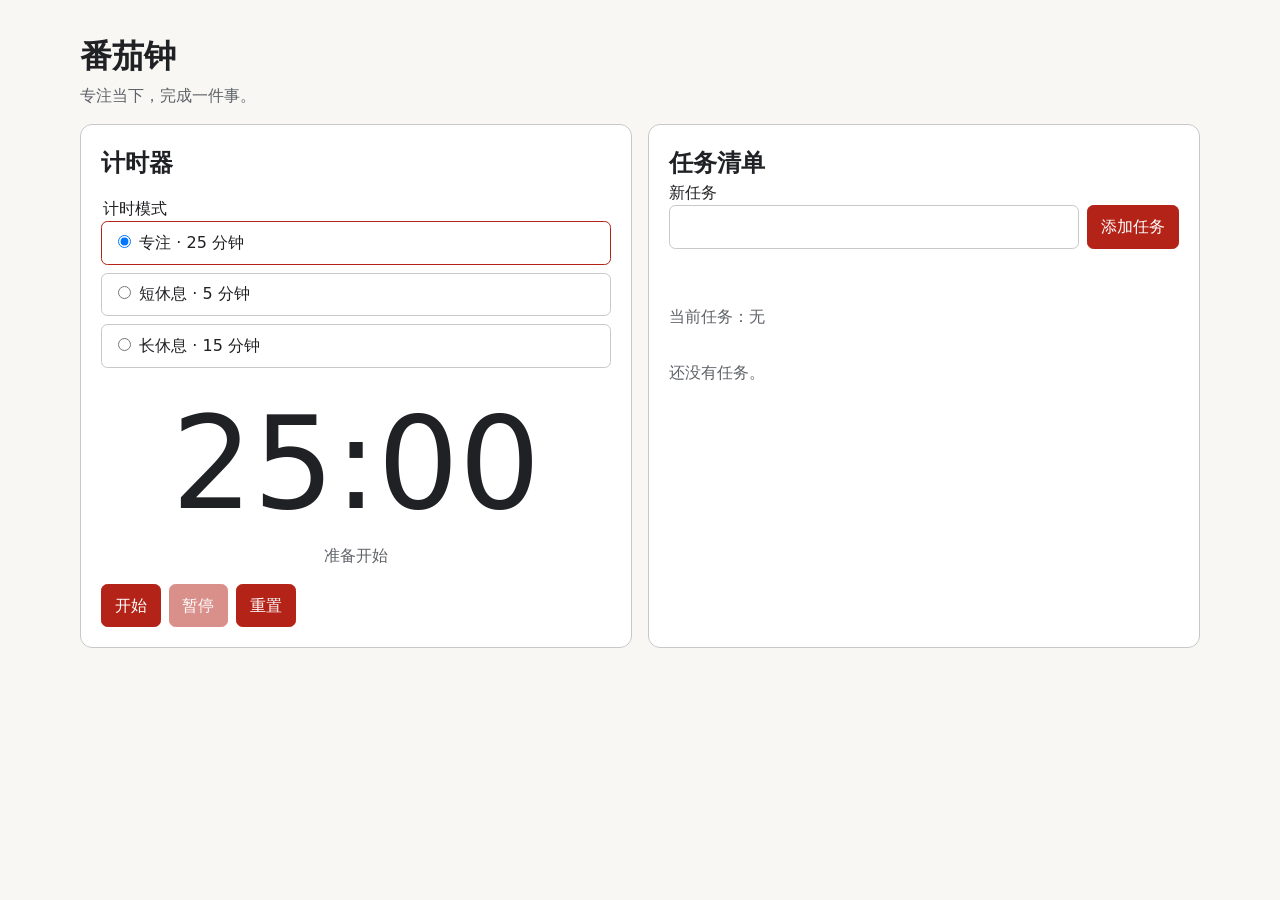
<file: experiments/pomodoro-v4-cross-domain/control/index.html>
<!doctype html>
<html lang="zh-CN">
<head>
  <meta charset="utf-8">
  <meta name="viewport" content="width=device-width, initial-scale=1">
  <title>番茄钟</title>
  <link rel="stylesheet" href="styles.css">
  <script src="app.js" defer></script>
</head>
<body>
  <a class="skip-link" href="#main">跳到主要内容</a>
  <header class="site-header"><h1>番茄钟</h1><p>专注当下，完成一件事。</p></header>
  <main id="main" class="layout" tabindex="-1">
    <section class="timer-card" aria-labelledby="timer-title">
      <h2 id="timer-title">计时器</h2>
      <fieldset class="mode-picker">
        <legend>计时模式</legend>
        <label><input type="radio" name="mode" value="focus" checked> 专注 · 25 分钟</label>
        <label><input type="radio" name="mode" value="short"> 短休息 · 5 分钟</label>
        <label><input type="radio" name="mode" value="long"> 长休息 · 15 分钟</label>
      </fieldset>
      <p id="timer-display" class="timer-display" aria-live="off">25:00</p>
      <p id="timer-status" class="timer-status" aria-live="polite">准备开始</p>
      <div class="timer-actions">
        <button id="start-button" type="button">开始</button>
        <button id="pause-button" type="button" disabled>暂停</button>
        <button id="reset-button" type="button">重置</button>
      </div>
    </section>

    <section class="tasks-card" aria-labelledby="tasks-title">
      <h2 id="tasks-title">任务清单</h2>
      <form id="task-form">
        <label for="task-title">新任务</label>
        <div class="task-entry"><input id="task-title" name="title" type="text" required maxlength="160" autocomplete="off"><button type="submit">添加任务</button></div>
        <p id="task-error" class="form-message" role="alert"></p>
      </form>
      <p id="current-task" class="current-task">当前任务：无</p>
      <ul id="task-list" class="task-list" aria-label="任务"></ul>
      <p id="empty-tasks" class="empty-state">还没有任务。</p>
    </section>
  </main>

  <dialog id="delete-dialog" aria-labelledby="delete-title">
    <form method="dialog">
      <h2 id="delete-title">删除任务？</h2>
      <p id="delete-description">此操作无法撤销。</p>
      <div class="dialog-actions">
        <button value="cancel">取消</button>
        <button id="confirm-delete" value="confirm">确认删除</button>
      </div>
    </form>
  </dialog>
</body>
</html>
</file>
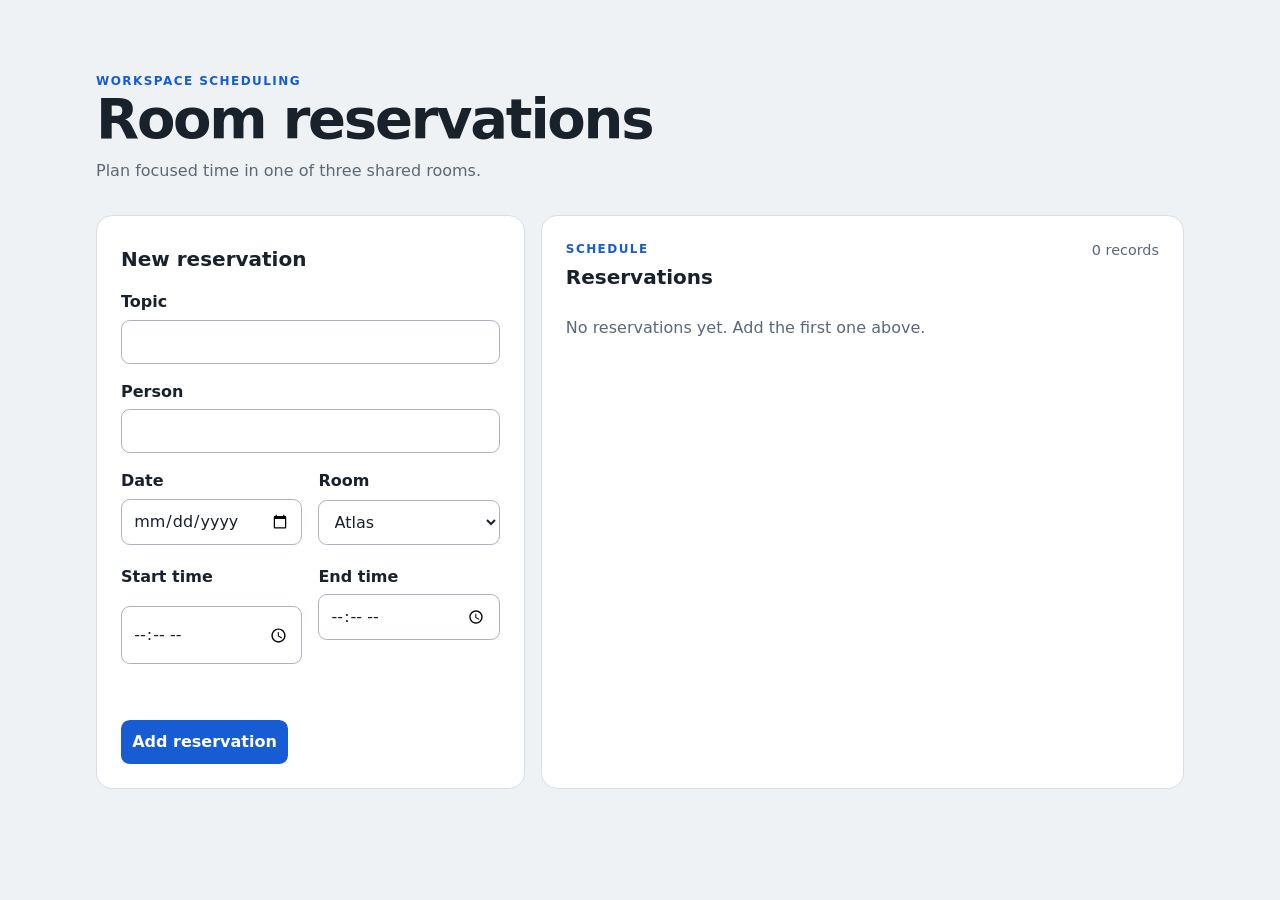
<file: experiments/room-v4-change-delta/control/index.html>
<!doctype html>
<html lang="en">
<head>
  <meta charset="utf-8">
  <meta name="viewport" content="width=device-width, initial-scale=1">
  <title>Room reservations</title>
  <link rel="stylesheet" href="styles.css">
</head>
<body>
  <a class="skip-link" href="#main">Skip to main content</a>
  <header class="site-header">
    <p class="eyebrow">Workspace scheduling</p>
    <h1>Room reservations</h1>
    <p>Plan focused time in one of three shared rooms.</p>
  </header>
  <main id="main" tabindex="-1">
    <section class="panel" aria-labelledby="form-heading">
      <h2 id="form-heading">New reservation</h2>
      <form id="reservation-form">
        <input type="hidden" id="reservation-id">
        <div class="field"><label for="topic">Topic</label><input id="topic" name="topic" required maxlength="120" autocomplete="off"></div>
        <div class="field"><label for="person">Person</label><input id="person" name="person" required maxlength="80" autocomplete="name"></div>
        <div class="form-grid">
          <div class="field"><label for="date">Date</label><input id="date" name="date" type="date" required></div>
          <div class="field"><label for="room">Room</label><select id="room" name="room" required><option value="Atlas">Atlas</option><option value="Cedar">Cedar</option><option value="Juniper">Juniper</option></select></div>
          <div class="field"><label for="start">Start time</label><input id="start" name="start" type="time" required></div>
          <div class="field"><label for="end">End time</label><input id="end" name="end" type="time" required><small id="time-error" class="error" role="alert"></small></div>
        </div>
        <p id="form-message" class="message" role="status" aria-live="polite"></p>
        <div class="actions"><button type="submit" id="save-button">Add reservation</button><button type="button" id="reset-button" class="secondary" hidden>Cancel edit</button></div>
      </form>
    </section>
    <section class="panel" aria-labelledby="list-heading">
      <div class="section-heading"><div><p class="eyebrow">Schedule</p><h2 id="list-heading">Reservations</h2></div><span id="count" class="count"></span></div>
      <p id="empty-state" class="empty">No reservations yet. Add the first one above.</p>
      <ul id="reservation-list" class="reservation-list"></ul>
    </section>
  </main>
  <dialog id="cancel-dialog" aria-labelledby="cancel-title">
    <form method="dialog" class="dialog-card"><h2 id="cancel-title">Cancel reservation?</h2><p id="cancel-copy"></p><div class="actions"><button value="cancel" class="secondary">Keep reservation</button><button value="confirm" id="confirm-cancel" class="danger">Cancel reservation</button></div></form>
  </dialog>
  <script src="app.js"></script>
</body>
</html>
</file>
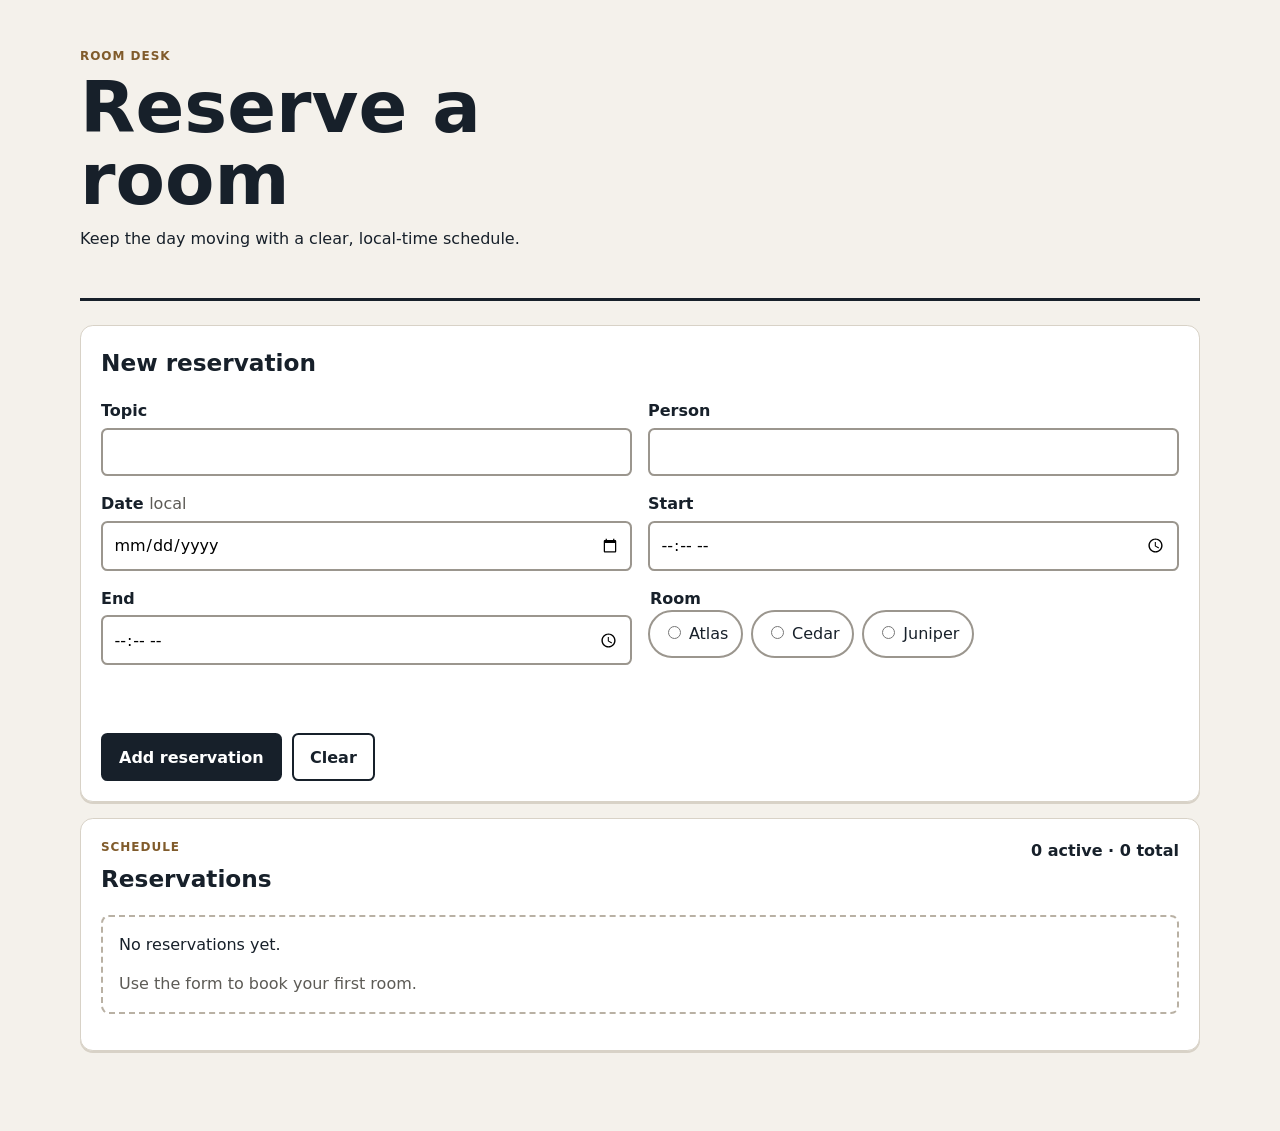
<file: experiments/room-v4-change-delta/treatment/index.html>
<!doctype html>
<html lang="en">
<head>
  <meta charset="utf-8">
  <meta name="viewport" content="width=device-width, initial-scale=1">
  <title>Room reservations</title>
  <link rel="stylesheet" href="styles.css">
</head>
<body>
  <a class="skip-link" href="#main">Skip to main content</a>
  <header class="site-header"><p class="eyebrow">ROOM DESK</p><h1>Reserve a room</h1><p>Keep the day moving with a clear, local-time schedule.</p></header>
  <main id="main" tabindex="-1">
    <section class="panel" aria-labelledby="form-title">
      <h2 id="form-title">New reservation</h2>
      <form id="booking-form" novalidate>
        <input type="hidden" id="booking-id" name="booking-id">
        <div class="fields">
          <div class="field"><label for="topic">Topic</label><input id="topic" name="topic" maxlength="120" required></div>
          <div class="field"><label for="person">Person</label><input id="person" name="person" maxlength="80" required></div>
          <div class="field"><label for="date">Date <span class="hint">local</span></label><input id="date" name="date" type="date" required></div>
          <div class="field"><label for="start">Start</label><input id="start" name="start" type="time" required></div>
          <div class="field"><label for="end">End</label><input id="end" name="end" type="time" required aria-describedby="end-error"><p class="error" id="end-error" aria-live="polite"></p></div>
          <fieldset class="field rooms"><legend>Room</legend><div class="room-options"><label><input type="radio" name="room" value="Atlas" required> Atlas</label><label><input type="radio" name="room" value="Cedar"> Cedar</label><label><input type="radio" name="room" value="Juniper"> Juniper</label></div></fieldset>
        </div>
        <p class="error" id="form-error" role="alert"></p>
        <div class="form-actions"><button type="submit" id="save-button">Add reservation</button><button type="button" class="secondary" id="reset-button">Clear</button></div>
      </form>
    </section>
    <section class="panel" aria-labelledby="list-title">
      <div class="section-heading"><div><p class="eyebrow">SCHEDULE</p><h2 id="list-title">Reservations</h2></div><span id="count" class="count"></span></div>
      <div id="empty" class="empty"><p>No reservations yet.</p><p>Use the form to book your first room.</p></div>
      <ul id="booking-list" class="booking-list"></ul>
    </section>
  </main>
  <dialog id="cancel-dialog" aria-labelledby="dialog-title"><h2 id="dialog-title">Cancel reservation?</h2><p id="dialog-copy"></p><div class="form-actions"><button id="confirm-cancel" type="button">Cancel reservation</button><button id="dismiss-cancel" class="secondary" type="button">Keep reservation</button></div></dialog>
  <div id="status" class="visually-hidden" aria-live="polite"></div>
  <script src="app.js" defer></script>
</body>
</html>
</file>
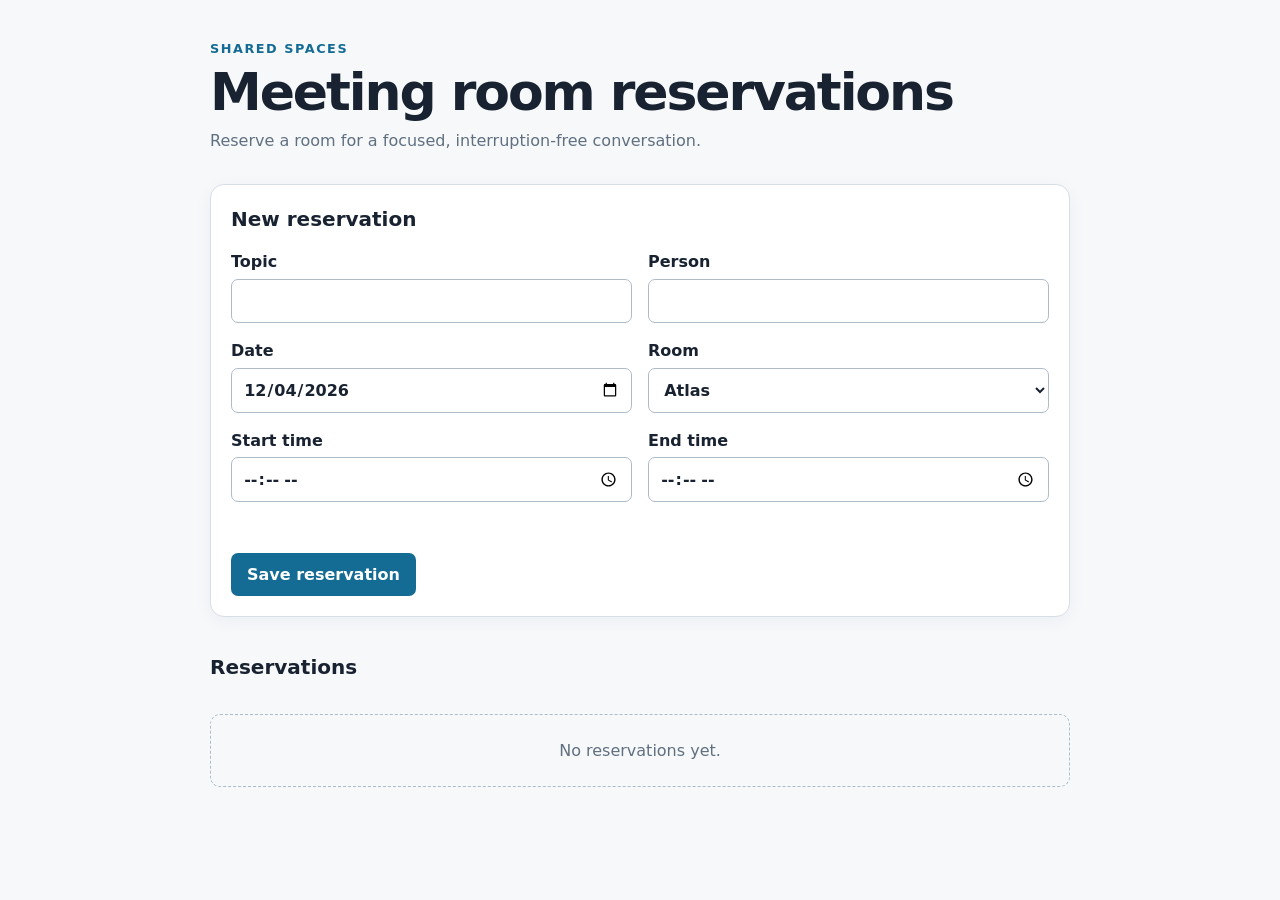
<file: experiments/room-v4-direct-repro/control/index.html>
<!doctype html>
<html lang="en">
<head>
  <meta charset="utf-8">
  <meta name="viewport" content="width=device-width, initial-scale=1">
  <title>Meeting room reservations</title>
  <link rel="stylesheet" href="styles.css">
</head>
<body>
  <main class="shell">
    <header>
      <p class="eyebrow">Shared spaces</p>
      <h1>Meeting room reservations</h1>
      <p class="intro">Reserve a room for a focused, interruption-free conversation.</p>
    </header>

    <section class="panel" aria-labelledby="form-title">
      <h2 id="form-title">New reservation</h2>
      <form id="reservation-form" novalidate>
        <input type="hidden" id="reservation-id">
        <div class="form-grid">
          <label>Topic <input id="topic" name="topic" required maxlength="120" autocomplete="off"></label>
          <label>Person <input id="person" name="person" required maxlength="80" autocomplete="name"></label>
          <label>Date <input id="date" name="date" type="date" required></label>
          <label>Room <select id="room" name="room" required></select></label>
          <label>Start time <input id="start" name="start" type="time" required></label>
          <label>End time <input id="end" name="end" type="time" required></label>
        </div>
        <p id="form-error" class="error" role="alert"></p>
        <div class="actions">
          <button type="submit" id="save-button">Save reservation</button>
          <button type="button" id="clear-button" class="secondary" hidden>Cancel edit</button>
        </div>
      </form>
    </section>

    <section aria-labelledby="list-title">
      <div class="list-heading"><h2 id="list-title">Reservations</h2><span id="count" class="count"></span></div>
      <p id="empty-state" class="empty">No reservations yet.</p>
      <div id="reservation-list" class="reservation-list" aria-live="polite"></div>
    </section>
  </main>

  <dialog id="cancel-dialog" aria-labelledby="dialog-title">
    <h2 id="dialog-title">Cancel reservation?</h2>
    <p>This reservation will remain visible as cancelled and its time will become available.</p>
    <div class="actions"><button type="button" id="confirm-cancel">Confirm cancellation</button><button type="button" id="dismiss-cancel" class="secondary">Keep reservation</button></div>
  </dialog>
  <script src="app.js"></script>
</body>
</html>
</file>
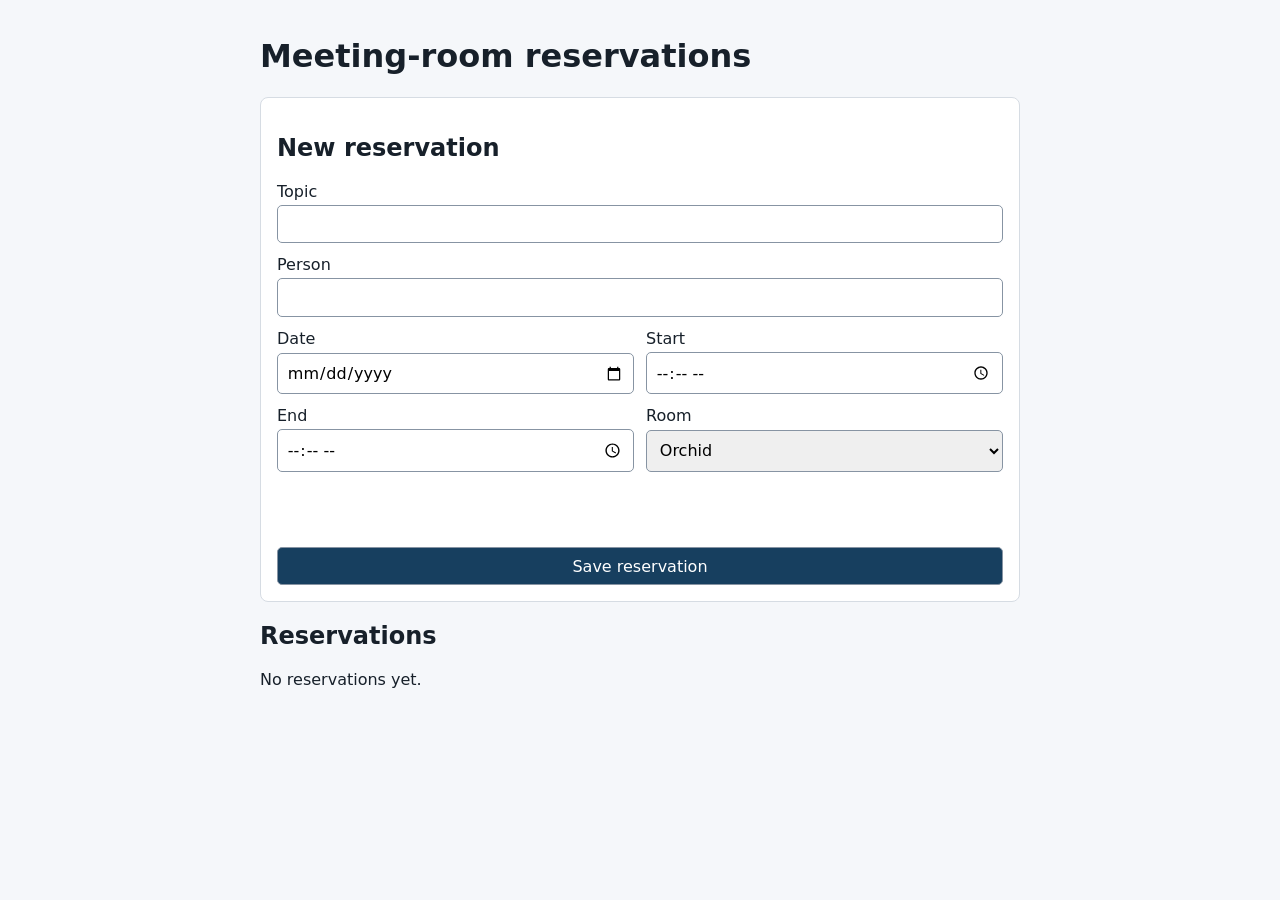
<file: experiments/room-v4-direct-repro/treatment/index.html>
<!doctype html>
<html lang="en">
<head>
  <meta charset="utf-8"><meta name="viewport" content="width=device-width,initial-scale=1">
  <title>Meeting-room reservations</title><link rel="stylesheet" href="styles.css">
</head>
<body>
  <main>
    <h1>Meeting-room reservations</h1>
    <section class="panel" aria-labelledby="form-title">
      <h2 id="form-title">New reservation</h2>
      <form id="booking-form">
        <input type="hidden" id="edit-id">
        <label>Topic <input id="topic" required maxlength="120"></label>
        <label>Person <input id="person" required maxlength="80"></label>
        <label>Date <input id="date" type="date" required></label>
        <label>Start <input id="start" type="time" required></label>
        <label>End <input id="end" type="time" required aria-describedby="time-error"></label>
        <label>Room <select id="room" required></select></label>
        <p id="time-error" class="error" role="alert"></p>
        <button type="submit">Save reservation</button><button type="button" id="cancel-edit" hidden>Cancel edit</button>
      </form>
    </section>
    <section aria-labelledby="list-title"><h2 id="list-title">Reservations</h2><div id="list" aria-live="polite"></div></section>
  </main>
  <dialog id="confirm"><form method="dialog"><p>Cancel this reservation?</p><button value="no">Keep</button><button value="yes">Confirm cancellation</button></form></dialog>
  <script src="app.js"></script>
</body>
</html>
</file>
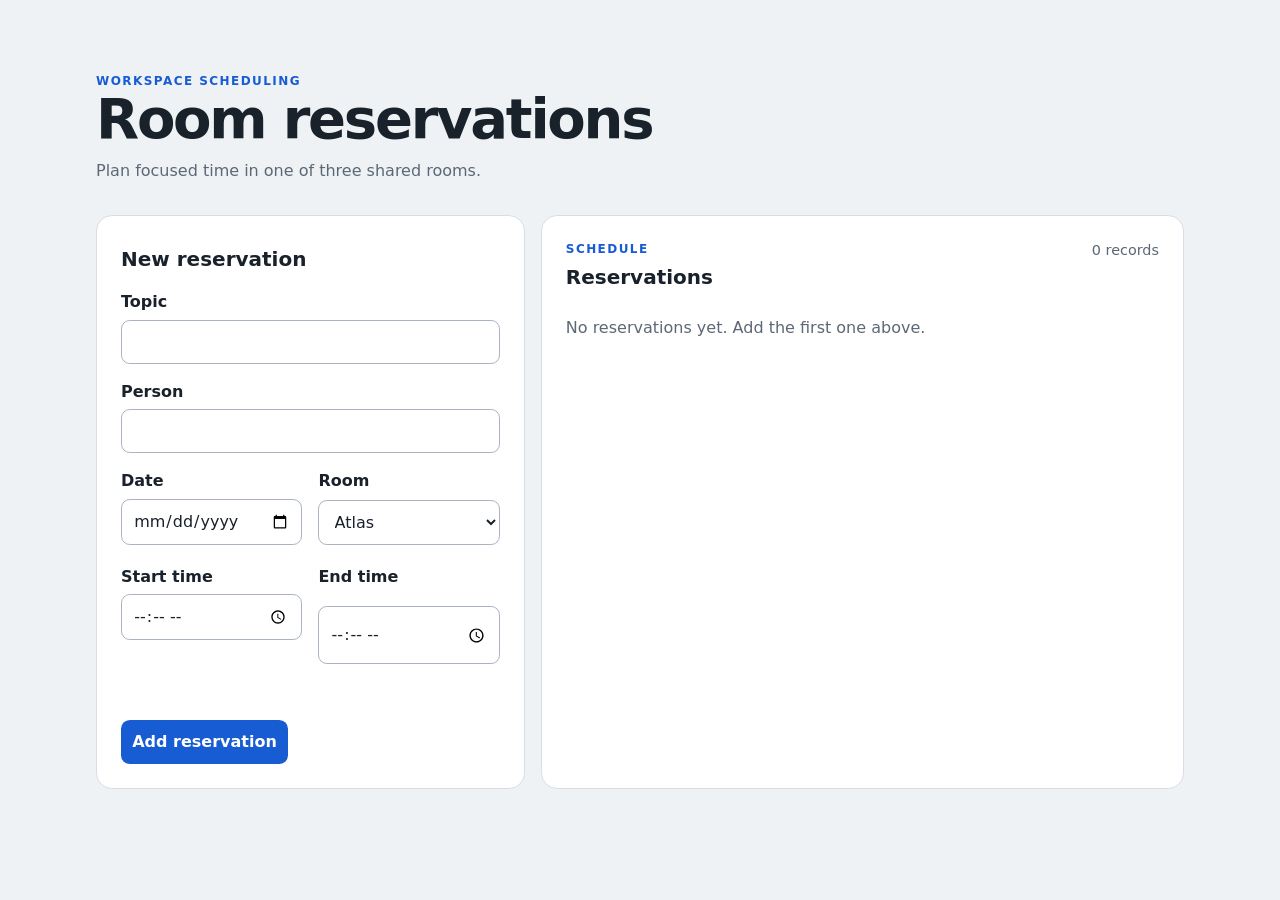
<file: experiments/room-v4-independent-ab/control/index.html>
<!doctype html>
<html lang="en">
<head>
  <meta charset="utf-8">
  <meta name="viewport" content="width=device-width, initial-scale=1">
  <title>Room reservations</title>
  <link rel="stylesheet" href="styles.css">
</head>
<body>
  <a class="skip-link" href="#main">Skip to main content</a>
  <header class="site-header">
    <p class="eyebrow">Workspace scheduling</p>
    <h1>Room reservations</h1>
    <p>Plan focused time in one of three shared rooms.</p>
  </header>
  <main id="main" tabindex="-1">
    <section class="panel" aria-labelledby="form-heading">
      <h2 id="form-heading">New reservation</h2>
      <form id="reservation-form">
        <input type="hidden" id="reservation-id">
        <div class="field"><label for="topic">Topic</label><input id="topic" name="topic" required maxlength="120" autocomplete="off"></div>
        <div class="field"><label for="person">Person</label><input id="person" name="person" required maxlength="80" autocomplete="name"></div>
        <div class="form-grid">
          <div class="field"><label for="date">Date</label><input id="date" name="date" type="date" required></div>
          <div class="field"><label for="room">Room</label><select id="room" name="room" required><option value="Atlas">Atlas</option><option value="Cedar">Cedar</option><option value="Juniper">Juniper</option></select></div>
          <div class="field"><label for="start">Start time</label><input id="start" name="start" type="time" required><small id="time-error" class="error" role="alert"></small></div>
          <div class="field"><label for="end">End time</label><input id="end" name="end" type="time" required></div>
        </div>
        <p id="form-message" class="message" role="status" aria-live="polite"></p>
        <div class="actions"><button type="submit" id="save-button">Add reservation</button><button type="button" id="reset-button" class="secondary" hidden>Cancel edit</button></div>
      </form>
    </section>
    <section class="panel" aria-labelledby="list-heading">
      <div class="section-heading"><div><p class="eyebrow">Schedule</p><h2 id="list-heading">Reservations</h2></div><span id="count" class="count"></span></div>
      <p id="empty-state" class="empty">No reservations yet. Add the first one above.</p>
      <ul id="reservation-list" class="reservation-list"></ul>
    </section>
  </main>
  <dialog id="cancel-dialog" aria-labelledby="cancel-title">
    <form method="dialog" class="dialog-card"><h2 id="cancel-title">Cancel reservation?</h2><p id="cancel-copy"></p><div class="actions"><button value="cancel" class="secondary">Keep reservation</button><button value="confirm" id="confirm-cancel" class="danger">Cancel reservation</button></div></form>
  </dialog>
  <script src="app.js"></script>
</body>
</html>
</file>
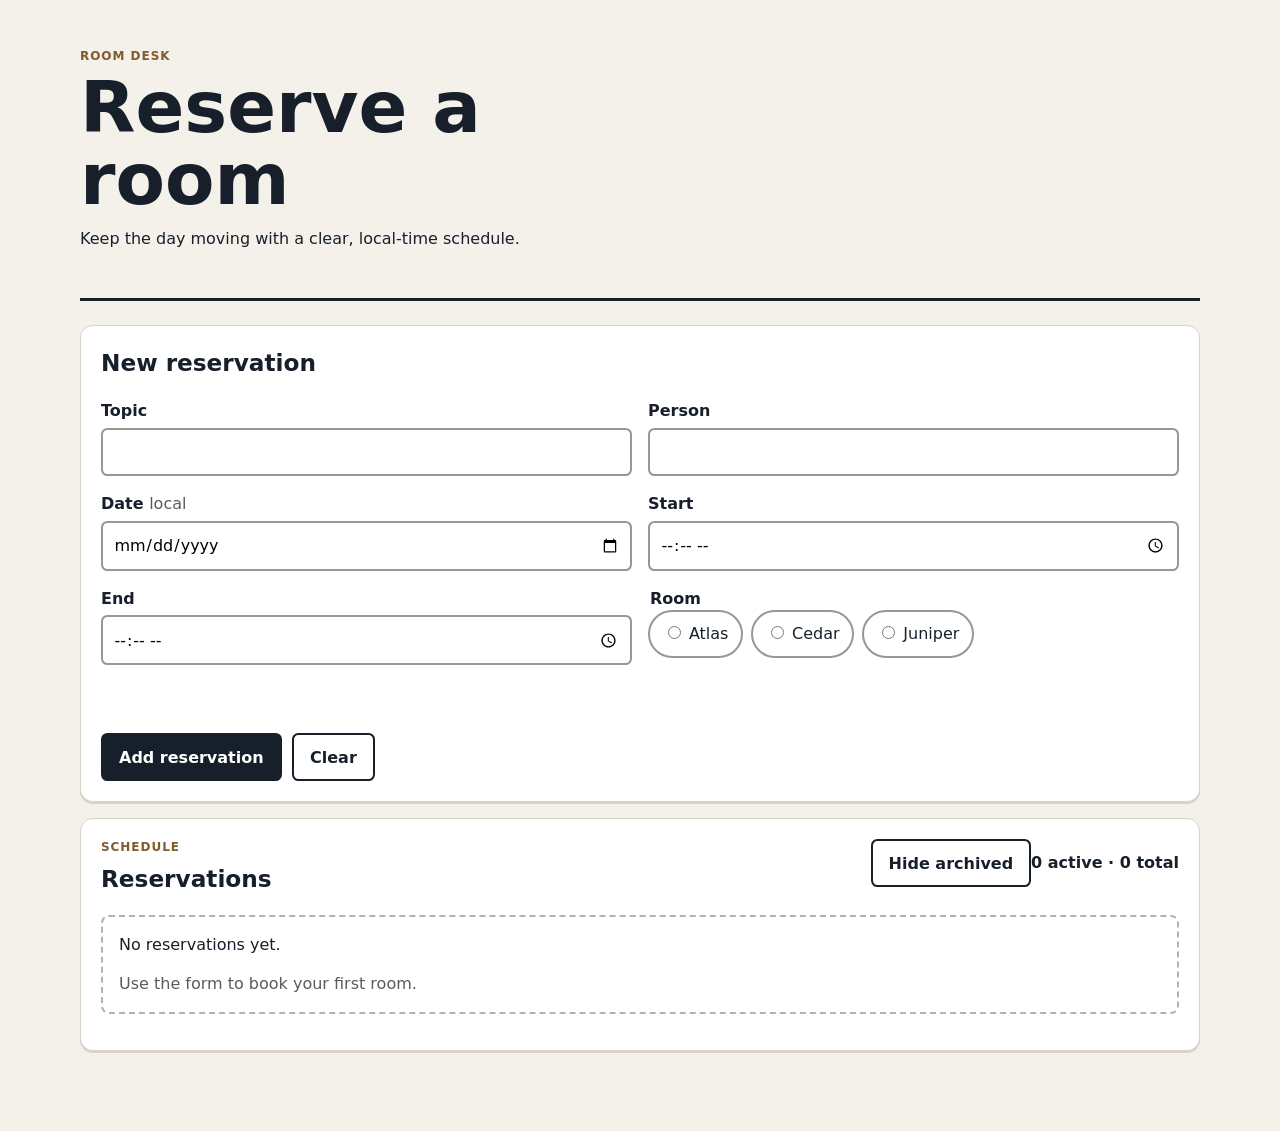
<file: experiments/room-v4-revise-delta/treatment/index.html>
<!doctype html>
<html lang="en">
<head>
  <meta charset="utf-8">
  <meta name="viewport" content="width=device-width, initial-scale=1">
  <title>Room reservations</title>
  <link rel="stylesheet" href="styles.css">
</head>
<body>
  <a class="skip-link" href="#main">Skip to main content</a>
  <header class="site-header"><p class="eyebrow">ROOM DESK</p><h1>Reserve a room</h1><p>Keep the day moving with a clear, local-time schedule.</p></header>
  <main id="main" tabindex="-1">
    <section class="panel" aria-labelledby="form-title">
      <h2 id="form-title">New reservation</h2>
      <form id="booking-form" novalidate>
        <input type="hidden" id="booking-id" name="booking-id">
        <div class="fields">
          <div class="field"><label for="topic">Topic</label><input id="topic" name="topic" maxlength="120" required></div>
          <div class="field"><label for="person">Person</label><input id="person" name="person" maxlength="80" required></div>
          <div class="field"><label for="date">Date <span class="hint">local</span></label><input id="date" name="date" type="date" required></div>
          <div class="field"><label for="start">Start</label><input id="start" name="start" type="time" required></div>
          <div class="field"><label for="end">End</label><input id="end" name="end" type="time" required aria-describedby="end-error"><p class="error" id="end-error" aria-live="polite"></p></div>
          <fieldset class="field rooms"><legend>Room</legend><div class="room-options"><label><input type="radio" name="room" value="Atlas" required> Atlas</label><label><input type="radio" name="room" value="Cedar"> Cedar</label><label><input type="radio" name="room" value="Juniper"> Juniper</label></div></fieldset>
        </div>
        <p class="error" id="form-error" role="alert"></p>
        <div class="form-actions"><button type="submit" id="save-button">Add reservation</button><button type="button" class="secondary" id="reset-button">Clear</button></div>
      </form>
    </section>
    <section class="panel" aria-labelledby="list-title">
      <div class="section-heading"><div><p class="eyebrow">SCHEDULE</p><h2 id="list-title">Reservations</h2></div><div><button type="button" class="secondary" id="archive-toggle" aria-pressed="true">Hide archived</button><span id="count" class="count"></span></div></div>
      <div id="empty" class="empty"><p>No reservations yet.</p><p>Use the form to book your first room.</p></div>
      <ul id="booking-list" class="booking-list"></ul>
    </section>
  </main>
  <dialog id="cancel-dialog" aria-labelledby="dialog-title"><h2 id="dialog-title">Cancel reservation?</h2><p id="dialog-copy"></p><div class="form-actions"><button id="confirm-cancel" type="button">Cancel reservation</button><button id="dismiss-cancel" class="secondary" type="button">Keep reservation</button></div></dialog>
  <div id="status" class="visually-hidden" aria-live="polite"></div>
  <script src="app.js" defer></script>
</body>
</html>
</file>
<file: experiments/pomodoro-v4-cross-domain/control/styles.css>
:root { color-scheme: light dark; --accent: #b42318; --bg: #f8f7f4; --panel: #fff; --text: #202124; --muted: #5f6368; --line: #c8c8c8; font-family: system-ui, sans-serif; }
* { box-sizing: border-box; }
body { margin: 0; background: var(--bg); color: var(--text); line-height: 1.5; }
.site-header, .layout { width: min(100% - 2rem, 70rem); margin-inline: auto; }
.site-header { padding: 2rem 0 1rem; }
.site-header h1, h2 { margin: 0; }
.site-header p { color: var(--muted); margin: .25rem 0 0; }
.layout { display: grid; grid-template-columns: minmax(0, 1fr) minmax(0, 1fr); gap: 1rem; padding-bottom: 2rem; }
.timer-card, .tasks-card { background: var(--panel); border: 1px solid var(--line); border-radius: .75rem; padding: 1.25rem; }
.mode-picker { border: 0; display: grid; gap: .5rem; margin: 1rem 0; padding: 0; }
.mode-picker label { border: 1px solid var(--line); border-radius: .4rem; padding: .55rem .7rem; }
.mode-picker label:has(input:checked) { border-color: var(--accent); }
.timer-display { font-variant-numeric: tabular-nums; font-size: clamp(4rem, 18vw, 8rem); line-height: 1; margin: 2rem 0 .5rem; text-align: center; }
.timer-status, .current-task, .empty-state { color: var(--muted); }
.timer-status { min-height: 1.5em; text-align: center; }
.timer-actions, .dialog-actions, .task-entry { display: flex; flex-wrap: wrap; gap: .5rem; }
button, input { font: inherit; }
button { border: 1px solid var(--accent); border-radius: .4rem; background: var(--accent); color: #fff; cursor: pointer; padding: .55rem .8rem; }
button:disabled { cursor: not-allowed; opacity: .5; }
button[value="cancel"] { background: transparent; color: var(--text); border-color: var(--line); }
input[type="text"] { border: 1px solid var(--line); border-radius: .4rem; min-width: 0; padding: .55rem; }
.task-entry input { flex: 1 1 12rem; }
.task-list { display: grid; gap: .65rem; list-style: none; margin: 1rem 0 0; padding: 0; }
.task-item { align-items: center; border-bottom: 1px solid var(--line); display: grid; gap: .5rem; grid-template-columns: auto 1fr auto; padding: .5rem 0; }
.task-item.completed .task-name { color: var(--muted); text-decoration: line-through; }
.task-name { overflow-wrap: anywhere; }
.task-controls { display: flex; flex-wrap: wrap; gap: .35rem; }
.task-controls button { background: transparent; color: var(--accent); padding: .3rem .5rem; }
.task-controls .current { background: var(--accent); color: #fff; }
.form-message { color: var(--accent); min-height: 1.5em; }
.skip-link { position: absolute; left: .5rem; top: .5rem; transform: translateY(-200%); }
.skip-link:focus { transform: translateY(0); }
dialog { border: 1px solid var(--line); border-radius: .6rem; color: var(--text); background: var(--panel); max-width: calc(100% - 2rem); }
dialog::backdrop { background: rgb(0 0 0 / .55); }
:where(button, input, a):focus-visible { outline: 3px solid var(--accent); outline-offset: 2px; }
@media (prefers-color-scheme: dark) { :root { --bg: #181818; --panel: #242424; --text: #f1f1f1; --muted: #c0c0c0; --line: #666; } }
@media (max-width: 42rem) { .layout { grid-template-columns: 1fr; } .site-header { padding-top: 1.25rem; } .timer-actions button { flex: 1; } }
</file>
<file: experiments/room-v4-change-delta/control/styles.css>
:root { color-scheme: light; --ink:#19212b; --muted:#5c6875; --line:#d8dee6; --surface:#fff; --soft:#f3f6f8; --accent:#175cd3; --danger:#b42318; --cancelled:#697586; font: 100%/1.5 system-ui,sans-serif; }
* { box-sizing: border-box; }
body { margin:0; color:var(--ink); background:#eef2f5; }
.site-header, main { width:min(100% - 2rem, 68rem); margin-inline:auto; }
.site-header { padding:clamp(2rem,6vw,4.5rem) 0 2rem; }
h1,h2,p { margin-block:0; } h1 { font-size:clamp(2rem,6vw,3.5rem); line-height:1.05; letter-spacing:-.04em; } h2 { font-size:1.25rem; }
.site-header p:last-child { color:var(--muted); margin-top:.65rem; }
.eyebrow { color:var(--accent); font-size:.75rem; font-weight:700; letter-spacing:.12em; text-transform:uppercase; }
main { display:grid; grid-template-columns:minmax(15rem, .8fr) minmax(20rem, 1.2fr); gap:1rem; padding-bottom:4rem; }
.panel { background:var(--surface); border:1px solid var(--line); border-radius:1rem; padding:clamp(1rem,3vw,1.5rem); }
.panel h2 { margin-top:.25rem; } .field { display:grid; gap:.35rem; margin-top:1rem; } label { font-weight:650; }
input,select,button { font:inherit; min-block-size:2.75rem; border:1px solid #aab4c0; border-radius:.55rem; padding:.55rem .7rem; color:inherit; background:var(--surface); }
input:focus-visible,select:focus-visible,button:focus-visible,a:focus-visible { outline:3px solid #7aa7f8; outline-offset:2px; }
.form-grid { display:grid; grid-template-columns:1fr 1fr; gap:.25rem 1rem; } .error { min-height:1.4em; color:var(--danger); }
.actions { display:flex; flex-wrap:wrap; gap:.6rem; margin-top:1.2rem; } button { border:0; background:var(--accent); color:white; cursor:pointer; font-weight:700; } button.secondary { background:var(--soft); color:var(--ink); border:1px solid var(--line); } button.danger { background:var(--danger); }
.message { min-height:1.5em; margin-top:.8rem; color:var(--danger); } .section-heading { display:flex; justify-content:space-between; gap:1rem; align-items:start; } .count { color:var(--muted); font-size:.9rem; }
.empty { color:var(--muted); margin-top:1.5rem; } .reservation-list { list-style:none; padding:0; margin:1rem 0 0; display:grid; gap:.75rem; }
.reservation { border:1px solid var(--line); border-left:.35rem solid var(--accent); border-radius:.7rem; padding:1rem; } .reservation.cancelled { border-left-color:var(--cancelled); opacity:.78; } .reservation h3 { font-size:1.05rem; margin:0; overflow-wrap:anywhere; } .meta { color:var(--muted); margin:.35rem 0; overflow-wrap:anywhere; } .status { font-size:.75rem; font-weight:700; letter-spacing:.08em; text-transform:uppercase; } .cancelled .status { color:var(--cancelled); } .record-actions { margin-top:.75rem; } .record-actions button { min-block-size:2.35rem; padding:.4rem .65rem; font-size:.9rem; }
.skip-link { position:absolute; left:1rem; top:.5rem; transform:translateY(-150%); background:var(--ink); color:#fff; padding:.5rem; } .skip-link:focus { transform:none; }
dialog { border:0; border-radius:1rem; padding:0; max-width:min(92vw,28rem); color:var(--ink); } dialog::backdrop { background:#142033aa; } .dialog-card { padding:1.4rem; } .dialog-card p { margin-top:.6rem; color:var(--muted); }
@media (max-width: 44rem) { main { grid-template-columns:1fr; } }
@media (max-width: 28rem) { .site-header,main { width:min(100% - 1rem,68rem); } .form-grid { grid-template-columns:1fr; } }
</file>
<file: experiments/room-v4-change-delta/treatment/styles.css>
:root{font-family:system-ui,sans-serif;color:#17202a;background:#f4f1eb;line-height:1.45;color-scheme:light}*{box-sizing:border-box}body{margin:0;max-width:72rem;margin-inline:auto;padding:2rem 1rem 4rem}.site-header{border-bottom:3px solid #17202a;padding:1rem 0 2rem;margin-bottom:1.5rem}.eyebrow{font-size:.75rem;font-weight:800;letter-spacing:.08em;margin:0 0 .35rem;color:#805b2b}h1,h2,p{margin-top:0}h1{font-size:clamp(2rem,7vw,4.5rem);line-height:1;margin-bottom:.75rem;max-width:10ch}h2{font-size:1.45rem}.panel{background:#fff;border:1px solid #d8d2c7;border-radius:.8rem;padding:1.25rem;margin-bottom:1rem;box-shadow:0 2px 0 #d8d2c7}.fields{display:grid;grid-template-columns:repeat(2,minmax(0,1fr));gap:1rem}.field{display:flex;flex-direction:column;gap:.35rem}.field label,.field legend{font-weight:700}.field input:not([type=radio]){width:100%;min-height:3rem;border:2px solid #9b968e;border-radius:.4rem;padding:.65rem;font:inherit;background:#fff}.rooms{border:0;padding:0;margin:0;min-width:0}.room-options{display:flex;flex-wrap:wrap;gap:.5rem}.room-options label{border:2px solid #9b968e;border-radius:2rem;padding:.65rem .8rem;font-weight:500}.room-options input{accent-color:#805b2b}.form-actions{display:flex;flex-wrap:wrap;gap:.65rem;margin-top:1rem}button{min-height:3rem;border:2px solid #17202a;border-radius:.4rem;padding:.6rem 1rem;font:inherit;font-weight:800;background:#17202a;color:#fff;cursor:pointer}.secondary{background:#fff;color:#17202a}.error{color:#a32929;font-weight:650;min-height:1.45em;margin:0}.hint{font-weight:400;color:#5d5b56}.section-heading{display:flex;justify-content:space-between;align-items:start}.count{font-weight:700}.empty{padding:1rem;border:2px dashed #b9b1a4;border-radius:.5rem}.empty p:last-child{margin-bottom:0;color:#5d5b56}.booking-list{list-style:none;padding:0;margin:1rem 0 0;display:grid;gap:.75rem}.booking{border:1px solid #c6beb2;border-left:6px solid #805b2b;border-radius:.5rem;padding:1rem;display:grid;gap:.5rem}.booking.cancelled{border-left-color:#777;background:#f5f4f2}.booking h3{margin:0;font-size:1.15rem;overflow-wrap:anywhere}.meta{margin:0;color:#4d4b47}.badge{display:inline-block;width:max-content;border-radius:1rem;padding:.2rem .55rem;font-size:.75rem;font-weight:800;background:#e9dfcd}.cancelled .badge{background:#dedede}.booking-actions{display:flex;gap:.5rem;flex-wrap:wrap}.booking-actions button{min-height:2.5rem;font-size:.9rem}.skip-link{position:absolute;left:-10000px}.skip-link:focus{left:1rem;top:1rem;background:#fff;padding:.7rem;z-index:2}*:focus-visible{outline:3px solid #c56800;outline-offset:3px}dialog{border:0;border-radius:.75rem;padding:1.25rem;max-width:32rem;box-shadow:0 10px 40px #0004}dialog::backdrop{background:#17202a99}.visually-hidden{position:absolute!important;clip-path:inset(50%)!important;overflow:hidden!important;width:1px!important;height:1px!important;margin:-1px!important;padding:0!important;border:0!important;white-space:nowrap!important}@media(max-width:600px){body{padding:1rem .75rem 3rem}.fields{grid-template-columns:1fr}.panel{padding:1rem}.section-heading{display:block}.count{display:block;margin-bottom:.75rem}}@media(prefers-reduced-motion:reduce){*{scroll-behavior:auto}}
</file>
<file: experiments/room-v4-direct-repro/control/styles.css>
:root { color-scheme: light; font: 16px/1.45 system-ui, sans-serif; --ink:#182230; --muted:#607080; --line:#d7dee6; --accent:#146c94; --soft:#eef6f9; --danger:#a52d35; }
* { box-sizing: border-box; }
body { margin:0; background:#f6f8fa; color:var(--ink); }
.shell { max-width: 900px; margin:0 auto; padding: 2.5rem 1.25rem 4rem; }
.eyebrow { color:var(--accent); font-size:.8rem; font-weight:700; letter-spacing:.12em; text-transform:uppercase; margin:0 0 .4rem; }
h1 { font-size:clamp(2rem, 6vw, 3.25rem); line-height:1.05; margin:.15rem 0 .6rem; letter-spacing:-.04em; }
h2 { margin:0 0 1rem; font-size:1.25rem; }
.intro { color:var(--muted); margin:0 0 2rem; }
.panel { background:#fff; border:1px solid var(--line); border-radius:14px; padding:1.25rem; margin-bottom:2.25rem; box-shadow:0 4px 18px #18324d0c; }
.form-grid { display:grid; grid-template-columns:repeat(2, minmax(0,1fr)); gap:1rem; }
label { display:grid; gap:.35rem; font-weight:650; }
input, select, button { font:inherit; }
input, select { width:100%; min-height:2.75rem; border:1px solid #aebbc8; border-radius:7px; padding:.55rem .7rem; color:var(--ink); background:#fff; }
input:focus, select:focus, button:focus { outline:3px solid #78c5df; outline-offset:2px; }
.actions { display:flex; flex-wrap:wrap; gap:.65rem; margin-top:1rem; }
button { border:0; border-radius:7px; background:var(--accent); color:#fff; cursor:pointer; min-height:2.65rem; padding:.55rem 1rem; font-weight:700; }
button.secondary { background:#e7edf1; color:var(--ink); }
.error { color:var(--danger); min-height:1.45rem; margin:.75rem 0 0; font-weight:600; }
.list-heading { display:flex; justify-content:space-between; align-items:baseline; gap:1rem; }
.count { color:var(--muted); font-size:.9rem; }
.empty { border:1px dashed #aebbc8; border-radius:10px; padding:1.5rem; color:var(--muted); text-align:center; }
.reservation-list { display:grid; gap:.8rem; }
.reservation { background:#fff; border:1px solid var(--line); border-left:5px solid var(--accent); border-radius:10px; padding:1rem; }
.reservation.cancelled { border-left-color:#8a929b; opacity:.75; }
.reservation h3 { margin:0 0 .25rem; overflow-wrap:anywhere; }
.reservation p { margin:.2rem 0; color:var(--muted); }
.status { display:inline-block; border-radius:99px; background:var(--soft); color:var(--accent); font-size:.78rem; font-weight:700; padding:.15rem .55rem; }
.cancelled .status { background:#edf0f2; color:#59636d; }
.card-actions { display:flex; gap:.55rem; margin-top:.75rem; }
dialog { border:1px solid var(--line); border-radius:12px; max-width: min(90vw, 430px); padding:1.4rem; color:var(--ink); box-shadow:0 15px 50px #10263844; }
dialog::backdrop { background:#10263888; }
dialog h2 { margin-bottom:.45rem; }
@media (max-width:560px) { .shell { padding:1.5rem .9rem 3rem; } .form-grid { grid-template-columns:1fr; gap:.8rem; } .panel { padding:1rem; } }
</file>
<file: experiments/room-v4-direct-repro/treatment/styles.css>
:root{font:16px system-ui,sans-serif;color:#17202a;background:#f5f7fa}body{margin:0}main{max-width:760px;margin:auto;padding:1rem}.panel,article{background:#fff;border:1px solid #d6dce3;border-radius:8px;padding:1rem;margin:1rem 0}form{display:grid;gap:.75rem}label{display:grid;gap:.25rem}input,select,button{font:inherit;padding:.55rem;border:1px solid #8794a3;border-radius:5px}button{cursor:pointer;background:#173f5f;color:#fff}button:focus-visible,input:focus-visible,select:focus-visible{outline:3px solid #f6bd60;outline-offset:2px}.error{color:#b42318;min-height:1.2em}.cancelled{opacity:.7}.meta{color:#52606d}@media(min-width:600px){form{grid-template-columns:1fr 1fr}form label:nth-of-type(1),form label:nth-of-type(2){grid-column:span 2}form p,form button{grid-column:span 2}}
</file>
<file: experiments/room-v4-independent-ab/control/styles.css>
:root { color-scheme: light; --ink:#19212b; --muted:#5c6875; --line:#d8dee6; --surface:#fff; --soft:#f3f6f8; --accent:#175cd3; --danger:#b42318; --cancelled:#697586; font: 100%/1.5 system-ui,sans-serif; }
* { box-sizing: border-box; }
body { margin:0; color:var(--ink); background:#eef2f5; }
.site-header, main { width:min(100% - 2rem, 68rem); margin-inline:auto; }
.site-header { padding:clamp(2rem,6vw,4.5rem) 0 2rem; }
h1,h2,p { margin-block:0; } h1 { font-size:clamp(2rem,6vw,3.5rem); line-height:1.05; letter-spacing:-.04em; } h2 { font-size:1.25rem; }
.site-header p:last-child { color:var(--muted); margin-top:.65rem; }
.eyebrow { color:var(--accent); font-size:.75rem; font-weight:700; letter-spacing:.12em; text-transform:uppercase; }
main { display:grid; grid-template-columns:minmax(15rem, .8fr) minmax(20rem, 1.2fr); gap:1rem; padding-bottom:4rem; }
.panel { background:var(--surface); border:1px solid var(--line); border-radius:1rem; padding:clamp(1rem,3vw,1.5rem); }
.panel h2 { margin-top:.25rem; } .field { display:grid; gap:.35rem; margin-top:1rem; } label { font-weight:650; }
input,select,button { font:inherit; min-block-size:2.75rem; border:1px solid #aab4c0; border-radius:.55rem; padding:.55rem .7rem; color:inherit; background:var(--surface); }
input:focus-visible,select:focus-visible,button:focus-visible,a:focus-visible { outline:3px solid #7aa7f8; outline-offset:2px; }
.form-grid { display:grid; grid-template-columns:1fr 1fr; gap:.25rem 1rem; } .error { min-height:1.4em; color:var(--danger); }
.actions { display:flex; flex-wrap:wrap; gap:.6rem; margin-top:1.2rem; } button { border:0; background:var(--accent); color:white; cursor:pointer; font-weight:700; } button.secondary { background:var(--soft); color:var(--ink); border:1px solid var(--line); } button.danger { background:var(--danger); }
.message { min-height:1.5em; margin-top:.8rem; color:var(--danger); } .section-heading { display:flex; justify-content:space-between; gap:1rem; align-items:start; } .count { color:var(--muted); font-size:.9rem; }
.empty { color:var(--muted); margin-top:1.5rem; } .reservation-list { list-style:none; padding:0; margin:1rem 0 0; display:grid; gap:.75rem; }
.reservation { border:1px solid var(--line); border-left:.35rem solid var(--accent); border-radius:.7rem; padding:1rem; } .reservation.cancelled { border-left-color:var(--cancelled); opacity:.78; } .reservation h3 { font-size:1.05rem; margin:0; overflow-wrap:anywhere; } .meta { color:var(--muted); margin:.35rem 0; overflow-wrap:anywhere; } .status { font-size:.75rem; font-weight:700; letter-spacing:.08em; text-transform:uppercase; } .cancelled .status { color:var(--cancelled); } .record-actions { margin-top:.75rem; } .record-actions button { min-block-size:2.35rem; padding:.4rem .65rem; font-size:.9rem; }
.skip-link { position:absolute; left:1rem; top:.5rem; transform:translateY(-150%); background:var(--ink); color:#fff; padding:.5rem; } .skip-link:focus { transform:none; }
dialog { border:0; border-radius:1rem; padding:0; max-width:min(92vw,28rem); color:var(--ink); } dialog::backdrop { background:#142033aa; } .dialog-card { padding:1.4rem; } .dialog-card p { margin-top:.6rem; color:var(--muted); }
@media (max-width: 44rem) { main { grid-template-columns:1fr; } }
@media (max-width: 28rem) { .site-header,main { width:min(100% - 1rem,68rem); } .form-grid { grid-template-columns:1fr; } }
</file>
<file: experiments/room-v4-revise-delta/treatment/styles.css>
:root{font-family:system-ui,sans-serif;color:#17202a;background:#f4f1eb;line-height:1.45;color-scheme:light}*{box-sizing:border-box}body{margin:0;max-width:72rem;margin-inline:auto;padding:2rem 1rem 4rem}.site-header{border-bottom:3px solid #17202a;padding:1rem 0 2rem;margin-bottom:1.5rem}.eyebrow{font-size:.75rem;font-weight:800;letter-spacing:.08em;margin:0 0 .35rem;color:#805b2b}h1,h2,p{margin-top:0}h1{font-size:clamp(2rem,7vw,4.5rem);line-height:1;margin-bottom:.75rem;max-width:10ch}h2{font-size:1.45rem}.panel{background:#fff;border:1px solid #d8d2c7;border-radius:.8rem;padding:1.25rem;margin-bottom:1rem;box-shadow:0 2px 0 #d8d2c7}.fields{display:grid;grid-template-columns:repeat(2,minmax(0,1fr));gap:1rem}.field{display:flex;flex-direction:column;gap:.35rem}.field label,.field legend{font-weight:700}.field input:not([type=radio]){width:100%;min-height:3rem;border:2px solid #9b968e;border-radius:.4rem;padding:.65rem;font:inherit;background:#fff}.rooms{border:0;padding:0;margin:0;min-width:0}.room-options{display:flex;flex-wrap:wrap;gap:.5rem}.room-options label{border:2px solid #9b968e;border-radius:2rem;padding:.65rem .8rem;font-weight:500}.room-options input{accent-color:#805b2b}.form-actions{display:flex;flex-wrap:wrap;gap:.65rem;margin-top:1rem}button{min-height:3rem;border:2px solid #17202a;border-radius:.4rem;padding:.6rem 1rem;font:inherit;font-weight:800;background:#17202a;color:#fff;cursor:pointer}.secondary{background:#fff;color:#17202a}.error{color:#a32929;font-weight:650;min-height:1.45em;margin:0}.hint{font-weight:400;color:#5d5b56}.section-heading{display:flex;justify-content:space-between;align-items:start}.count{font-weight:700}.empty{padding:1rem;border:2px dashed #b9b1a4;border-radius:.5rem}.empty p:last-child{margin-bottom:0;color:#5d5b56}.booking-list{list-style:none;padding:0;margin:1rem 0 0;display:grid;gap:.75rem}.booking{border:1px solid #c6beb2;border-left:6px solid #805b2b;border-radius:.5rem;padding:1rem;display:grid;gap:.5rem}.booking.cancelled{border-left-color:#777;background:#f5f4f2}.booking h3{margin:0;font-size:1.15rem;overflow-wrap:anywhere}.meta{margin:0;color:#4d4b47}.badge{display:inline-block;width:max-content;border-radius:1rem;padding:.2rem .55rem;font-size:.75rem;font-weight:800;background:#e9dfcd}.cancelled .badge{background:#dedede}.booking-actions{display:flex;gap:.5rem;flex-wrap:wrap}.booking-actions button{min-height:2.5rem;font-size:.9rem}.skip-link{position:absolute;left:-10000px}.skip-link:focus{left:1rem;top:1rem;background:#fff;padding:.7rem;z-index:2}*:focus-visible{outline:3px solid #c56800;outline-offset:3px}dialog{border:0;border-radius:.75rem;padding:1.25rem;max-width:32rem;box-shadow:0 10px 40px #0004}dialog::backdrop{background:#17202a99}.visually-hidden{position:absolute!important;clip-path:inset(50%)!important;overflow:hidden!important;width:1px!important;height:1px!important;margin:-1px!important;padding:0!important;border:0!important;white-space:nowrap!important}@media(max-width:600px){body{padding:1rem .75rem 3rem}.fields{grid-template-columns:1fr}.panel{padding:1rem}.section-heading{display:block}.count{display:block;margin-bottom:.75rem}}@media(prefers-reduced-motion:reduce){*{scroll-behavior:auto}}
</file>
